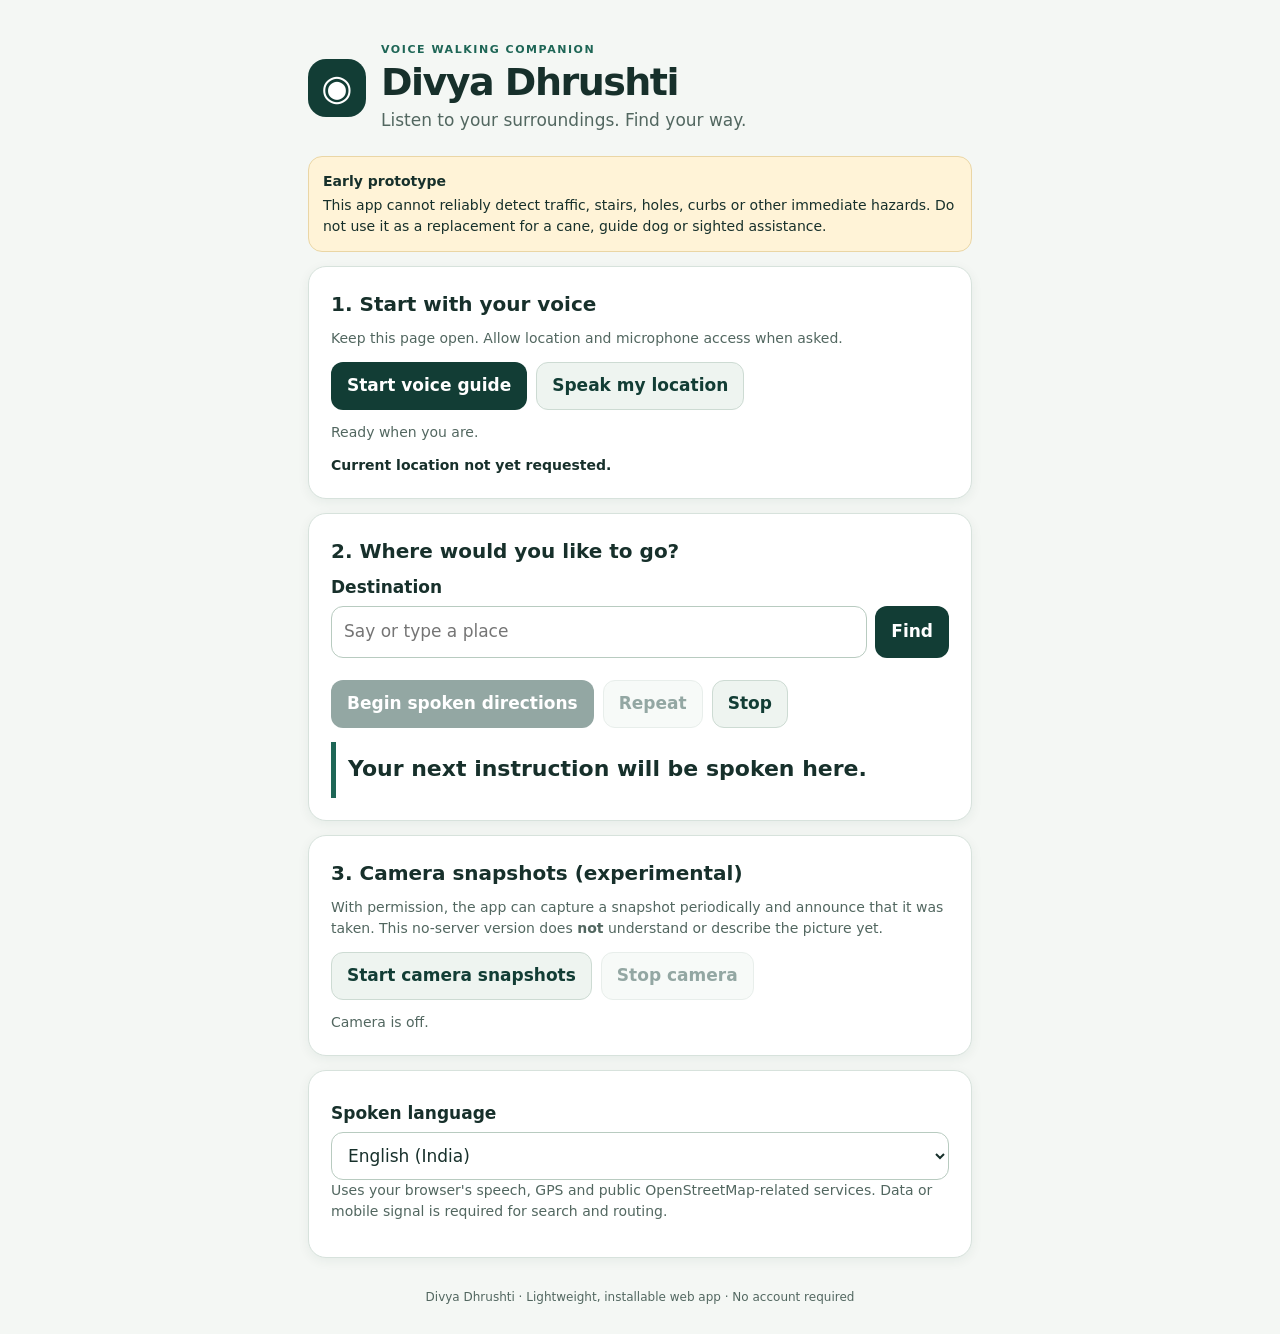
<file: index.html>
<!doctype html>
<html lang="en">
<head>
<meta charset="utf-8">
<meta name="viewport" content="width=device-width, initial-scale=1, viewport-fit=cover">
<meta name="theme-color" content="#123d35">
<meta name="description" content="A lightweight voice-first walking companion prototype.">
<link rel="manifest" href="./manifest.json">
<link rel="icon" href="./icon.svg" type="image/svg+xml">
<link rel="stylesheet" href="./styles.css">
<title>Divya Dhrushti — Voice Walking Companion</title>
</head>
<body>
<main class="app">
<header class="hero">
  <div class="mark" aria-hidden="true">◉</div>
  <div><p class="eyebrow">VOICE WALKING COMPANION</p><h1>Divya Dhrushti</h1><p class="subtitle">Listen to your surroundings. Find your way.</p></div>
</header>
<section class="notice" role="note"><strong>Early prototype</strong><span>This app cannot reliably detect traffic, stairs, holes, curbs or other immediate hazards. Do not use it as a replacement for a cane, guide dog or sighted assistance.</span></section>
<section class="panel">
  <h2>1. Start with your voice</h2>
  <p class="muted">Keep this page open. Allow location and microphone access when asked.</p>
  <div class="actions"><button id="startBtn" class="primary">Start voice guide</button><button id="locBtn" class="secondary">Speak my location</button></div>
  <p id="status" class="status" aria-live="polite">Ready when you are.</p>
  <p id="locationText" class="location" aria-live="polite">Current location not yet requested.</p>
</section>
<section class="panel">
  <h2>2. Where would you like to go?</h2>
  <form id="destinationForm">
    <label for="destination">Destination</label>
    <div class="searchrow"><input id="destination" name="destination" placeholder="Say or type a place" autocomplete="street-address"><button class="primary" type="submit">Find</button></div>
  </form>
  <div id="results" class="results" aria-live="polite"></div>
  <div id="routeSummary" class="route-summary" hidden></div>
  <div class="actions"><button id="beginRouteBtn" class="primary" disabled>Begin spoken directions</button><button id="repeatBtn" class="secondary" disabled>Repeat</button><button id="stopBtn" class="secondary">Stop</button></div>
  <p id="instruction" class="instruction" aria-live="assertive">Your next instruction will be spoken here.</p>
</section>
<section class="panel">
  <h2>3. Camera snapshots (experimental)</h2>
  <p class="muted">With permission, the app can capture a snapshot periodically and announce that it was taken. This no-server version does <strong>not</strong> understand or describe the picture yet.</p>
  <div class="actions"><button id="cameraBtn" class="secondary">Start camera snapshots</button><button id="cameraStopBtn" class="secondary" disabled>Stop camera</button></div>
  <video id="camera" playsinline muted hidden></video><canvas id="snapshot" hidden></canvas>
  <p id="cameraStatus" class="status" aria-live="polite">Camera is off.</p>
</section>
<section class="panel small">
  <label for="language">Spoken language</label>
  <select id="language"><option value="en-IN">English (India)</option><option value="hi-IN">हिन्दी</option><option value="kn-IN">ಕನ್ನಡ</option></select>
  <p class="muted">Uses your browser's speech, GPS and public OpenStreetMap-related services. Data or mobile signal is required for search and routing.</p>
</section>
<footer>Divya Dhrushti · Lightweight, installable web app · No account required</footer>
</main>
<script src="./app.js" defer></script>
</body>
</html>
</file>
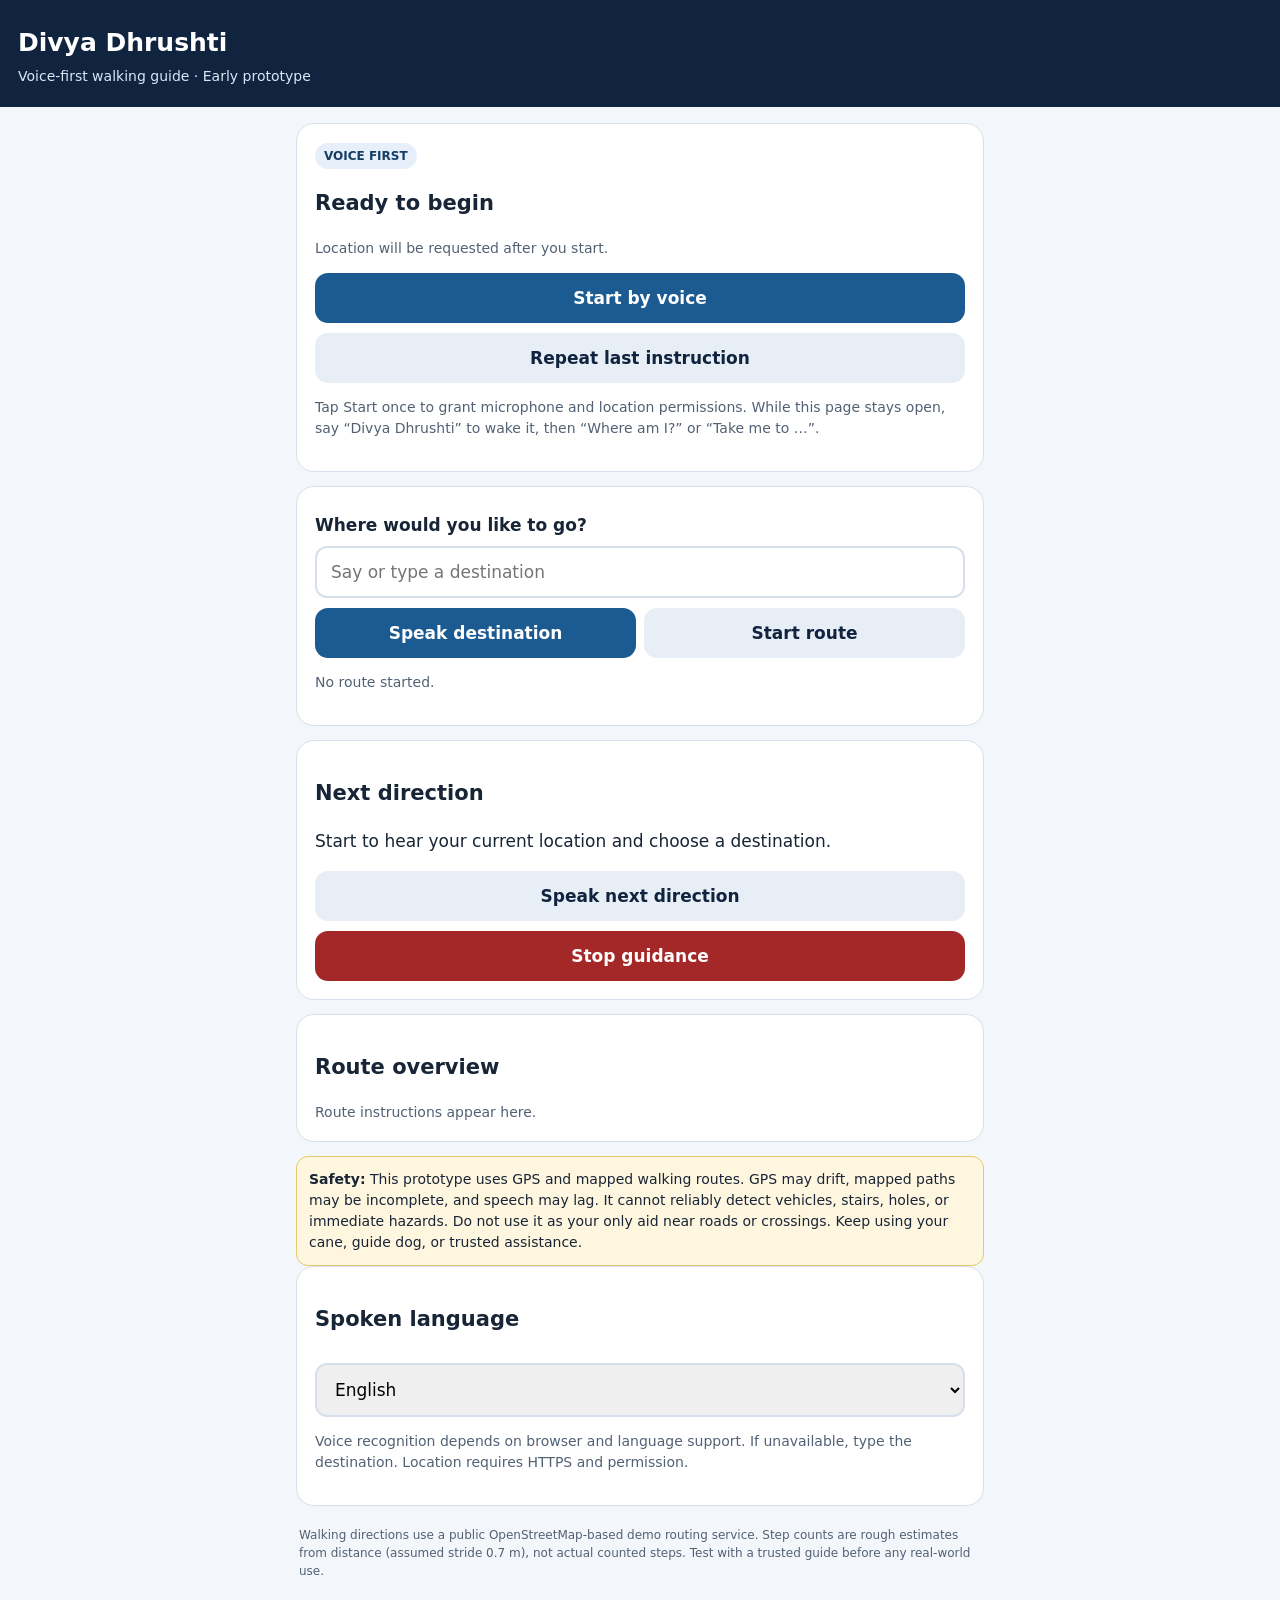
<file: navigation.html>
<!doctype html><html lang="en"><head><meta charset="utf-8"><meta name="viewport" content="width=device-width,initial-scale=1,maximum-scale=1,user-scalable=no"><meta name="theme-color" content="#10233f"><title>Divya Dhrushti — Voice Walking Guide</title><style>
:root{color-scheme:light;--navy:#10233f;--blue:#1c5b91;--bg:#f3f6fa;--ink:#182536;--muted:#526174;--line:#d7e0ea}*{box-sizing:border-box}body{margin:0;background:var(--bg);color:var(--ink);font:17px/1.5 system-ui,sans-serif}header{background:var(--navy);color:white;padding:24px 18px 20px}header h1{font-size:25px;margin:0 0 4px}header p{margin:0;color:#d9e7f6;font-size:14px}.wrap{max-width:720px;margin:auto;padding:16px}.card{background:white;border:1px solid var(--line);border-radius:18px;padding:18px;margin:0 0 14px}.status{font-weight:800;color:var(--blue)}.big{font-size:21px;font-weight:800;line-height:1.3}.muted{color:var(--muted);font-size:14px}.btn{display:block;width:100%;border:0;border-radius:13px;padding:15px 14px;font:700 17px system-ui;cursor:pointer;margin-top:10px;background:var(--blue);color:white}.btn.alt{background:#e8eef5;color:var(--navy)}.btn.stop{background:#a52828}.row{display:flex;gap:8px}.row>*{flex:1;min-width:0}input,select{width:100%;padding:14px;border:2px solid var(--line);border-radius:12px;font:17px system-ui;margin-top:8px}label{display:block;font-weight:700;margin-top:8px}.notice{background:#fff6df;border:1px solid #e7c76d;border-radius:12px;padding:12px;font-size:14px}.step{padding:12px 0;border-bottom:1px solid var(--line)}.step:last-child{border:0}.pill{display:inline-block;border-radius:99px;background:#e7f0fa;color:#153e65;padding:4px 9px;font-size:12px;font-weight:800}.footer{font-size:12px;color:var(--muted);padding:6px 3px 24px}</style></head><body>
<header><h1>Divya Dhrushti</h1><p>Voice-first walking guide · Early prototype</p></header><main class="wrap">
<section class="card"><span class="pill">VOICE FIRST</span><p class="big" id="status">Ready to begin</p><p id="location" class="muted">Location will be requested after you start.</p><button class="btn" id="start">Start by voice</button><button class="btn alt" id="repeat">Repeat last instruction</button><p class="muted">Tap Start once to grant microphone and location permissions. While this page stays open, say “Divya Dhrushti” to wake it, then “Where am I?” or “Take me to …”.</p></section>
<section class="card"><label for="destination">Where would you like to go?</label><input id="destination" placeholder="Say or type a destination" autocomplete="street-address"><div class="row"><button class="btn" id="speakDest">Speak destination</button><button class="btn alt" id="go">Start route</button></div><p class="muted" id="routeStatus">No route started.</p></section>
<section class="card"><p class="big">Next direction</p><p id="instruction" aria-live="polite">Start to hear your current location and choose a destination.</p><p id="progress" class="muted"></p><button class="btn alt" id="sayNext">Speak next direction</button><button class="btn stop" id="stop">Stop guidance</button></section>
<section class="card"><p class="big">Route overview</p><div id="steps" class="muted">Route instructions appear here.</div></section>
<section class="notice"><strong>Safety:</strong> This prototype uses GPS and mapped walking routes. GPS may drift, mapped paths may be incomplete, and speech may lag. It cannot reliably detect vehicles, stairs, holes, or immediate hazards. Do not use it as your only aid near roads or crossings. Keep using your cane, guide dog, or trusted assistance.</section>
<section class="card"><p class="big">Spoken language</p><select id="language"><option value="en-IN">English</option><option value="hi-IN">हिन्दी</option><option value="kn-IN">ಕನ್ನಡ</option></select><p class="muted">Voice recognition depends on browser and language support. If unavailable, type the destination. Location requires HTTPS and permission.</p></section>
<div class="footer">Walking directions use a public OpenStreetMap-based demo routing service. Step counts are rough estimates from distance (assumed stride 0.7 m), not actual counted steps. Test with a trusted guide before any real-world use.</div></main>
<script>
(()=>{const $=id=>document.getElementById(id);let pos=null,watchId=null,route=null,stepIndex=0,lastSpoken="",recognition=null,started=false,wakeMode=false;const lang=()=>$("language").value;
function speak(t){if(!t)return;lastSpoken=t;if(!("speechSynthesis"in window)){$("status").textContent="Speech output unavailable";return}speechSynthesis.cancel();const u=new SpeechSynthesisUtterance(t);u.lang=lang();u.rate=.9;u.onstart=()=>$("status").textContent="Speaking";u.onend=()=>$("status").textContent=route?"Guidance active":"Ready";u.onerror=()=>{$("status").textContent="Speech could not play; check phone audio"};speechSynthesis.speak(u)}
function steps(m){return Math.max(1,Math.round(m/.7))}
function dist(a,b){const R=6371000,r=x=>x*Math.PI/180,d1=r(b.lat-a.lat),d2=r(b.lon-a.lon),z=Math.sin(d1/2)**2+Math.cos(r(a.lat))*Math.cos(r(b.lat))*Math.sin(d2/2)**2;return 2*R*Math.asin(Math.sqrt(z))}
function onPos(p){pos={lat:p.coords.latitude,lon:p.coords.longitude,accuracy:p.coords.accuracy};$("location").textContent="GPS "+pos.lat.toFixed(5)+", "+pos.lon.toFixed(5)+" · accuracy ±"+Math.round(pos.accuracy)+" m";if(route)updateProgress()}
function locError(e){$("status").textContent="Location unavailable";speak(e.code===1?"Location permission denied. Allow location access in phone settings.":e.code===2?"GPS cannot find your location. Try an open area.":"GPS timed out. Please try again.")}
async function reverse(lat,lon){const r=await fetch("https://nominatim.openstreetmap.org/reverse?format=jsonv2&lat="+lat+"&lon="+lon,{headers:{"Accept-Language":lang()}});if(!r.ok)throw Error();const j=await r.json();return j.name||j.display_name||"an unmapped location"}
function startGPS(){if(!navigator.geolocation){speak("This browser does not support location services.");return}navigator.geolocation.getCurrentPosition(p=>{onPos(p);reverse(pos.lat,pos.lon).then(a=>speak("Hello. You are near "+a+". Where would you like to go? Say a destination or type it on screen.")).catch(()=>speak("Your location is available. Where would you like to go?"));if(watchId===null)watchId=navigator.geolocation.watchPosition(onPos,locError,{enableHighAccuracy:true,maximumAge:1000,timeout:15000})},locError,{enableHighAccuracy:true,maximumAge:0,timeout:20000})}
function setupVoice(){const SR=window.SpeechRecognition||window.webkitSpeechRecognition;if(!SR){$("routeStatus").textContent="Speech recognition unsupported; type your destination.";return}try{recognition=new SR();recognition.lang=lang();recognition.continuous=true;recognition.interimResults=false;recognition.onresult=e=>handleVoice(e.results[e.results.length-1][0].transcript.trim());recognition.onerror=e=>{if(e.error==="not-allowed")$("routeStatus").textContent="Microphone permission denied; type destination instead."};recognition.onend=()=>{if(started){try{recognition.lang=lang();recognition.start()}catch(_){}}};recognition.start()}catch(_){$("routeStatus").textContent="Voice unavailable; type destination instead."}}
function handleVoice(text){const t=text.toLowerCase();$("routeStatus").textContent="Heard: "+text;if(/divya drushti|divya drishti|divya drusti/.test(t)){wakeMode=true;speak("I am listening. Say where you want to go, or ask where you are.");return}if(/where am i|my location|current location|where are we/.test(t)){if(!pos){speak("I do not have your location yet.");startGPS();return}reverse(pos.lat,pos.lon).then(a=>speak("You appear to be at "+a+". GPS accuracy is about "+Math.round(pos.accuracy)+" metres.")).catch(()=>speak("Your GPS coordinates are "+pos.lat.toFixed(4)+", "+pos.lon.toFixed(4)));return}if(/repeat|say again/.test(t)){speak(lastSpoken||"No instruction to repeat yet");return}if(/stop guidance|stop navigation|cancel route/.test(t)){stopGuidance();return}if(/take me to|navigate to|go to|directions to/.test(t)){const q=text.replace(/.*?(take me to|navigate to|go to|directions to)/i,"").trim();if(q){$("destination").value=q;buildRoute()}else speak("Please say the destination after take me to");return}if(wakeMode||!route){$("destination").value=text;wakeMode=false;speak("I heard "+text+". Looking for that destination.");buildRoute()}else speak("Say Divya Dhrushti before a new request, or say repeat")}
async function geocode(q){const r=await fetch("https://nominatim.openstreetmap.org/search?format=jsonv2&limit=1&q="+encodeURIComponent(q),{headers:{"Accept-Language":lang()}});if(!r.ok)throw Error("Destination search is unavailable.");const a=await r.json();if(!a.length)throw Error("I could not find that destination. Try a nearby landmark, street, or full address.");return {lat:+a[0].lat,lon:+a[0].lon,name:a[0].name||a[0].display_name,address:a[0].display_name}}
function decode6(str){let i=0,lat=0,lon=0,out=[];while(i<str.length){let b,shift=0,result=0;do{b=str.charCodeAt(i++)-63;result|=(b&31)<<shift;shift+=5}while(b>=32);lat+=(result&1)?~(result>>1):(result>>1);shift=0;result=0;do{b=str.charCodeAt(i++)-63;result|=(b&31)<<shift;shift+=5}while(b>=32);lon+=(result&1)?~(result>>1):(result>>1);out.push([lon/1e6,lat/1e6])}return out}
async function buildRoute(){const q=$("destination").value.trim();if(!q){speak("Please tell me where you want to go.");return}if(!pos){speak("I need your current location first.");startGPS();return}try{$("status").textContent="Planning walking route";$("routeStatus").textContent="Searching for destination…";const dest=await geocode(q);const res=await fetch("https://valhalla1.openstreetmap.de/route",{method:"POST",headers:{"Content-Type":"application/json"},body:JSON.stringify({locations:[{lat:pos.lat,lon:pos.lon},{lat:dest.lat,lon:dest.lon}],costing:"pedestrian",units:"kilometers",directions_options:{units:"kilometers"}})});if(!res.ok)throw Error("The walking route service is unavailable. Try again later.");const data=await res.json();if(data.error||!data.trip||!data.trip.legs?.length)throw Error(data.error||"No walking route found. Try a nearby landmark.");const leg=data.trip.legs[0],shape=decode6(leg.shape);route={dest,shape,steps:leg.maneuvers.map(m=>({...m,loc:shape[Math.min(m.begin_shape_index||0,shape.length-1)]})),distanceKm:data.trip.summary.length,durationMin:data.trip.summary.time/60,lastAnnounced:-1};stepIndex=0;renderSteps();$("routeStatus").textContent="Route found · "+route.distanceKm.toFixed(1)+" km · about "+Math.round(route.durationMin)+" minutes. Destination: "+dest.name;$("instruction").textContent=describe(route.steps[0]);$("status").textContent="Guidance active";speak("Route ready. Destination "+dest.name+". About "+route.distanceKm.toFixed(1)+" kilometres. "+describe(route.steps[0])+". I will update directions using your GPS.");}catch(e){route=null;$("routeStatus").textContent=e.message||"Could not plan route.";speak(e.message||"I could not plan a walking route.")}}
function describe(s){const m=s.instruction||"Continue along the mapped path";const meters=(s.length||0)*1000;return m+". Continue for about "+steps(meters)+" steps, approximately "+Math.round(meters)+" metres."}
function renderSteps(){$("steps").innerHTML="";route.steps.slice(0,16).forEach((s,i)=>{const d=document.createElement("div");d.className="step";d.textContent=(i+1)+". "+describe(s);$("steps").appendChild(d)})}
function updateProgress(){if(!route||!pos)return;let best={d:Infinity,i:stepIndex};for(let i=Math.max(0,stepIndex);i<Math.min(route.steps.length,stepIndex+5);i++){const c=route.steps[i].loc;if(!c)continue;const d=dist(pos,{lat:c[1],lon:c[0]});if(d<best.d)best={d,i}}$("progress").textContent="Distance to next mapped instruction point: about "+Math.round(best.d)+" m · GPS accuracy ±"+Math.round(pos.accuracy)+" m";if(best.i>stepIndex&&best.d<30){stepIndex=best.i;$("instruction").textContent=describe(route.steps[stepIndex]);speak("Next direction. "+describe(route.steps[stepIndex]))}if(best.d<14&&route.lastAnnounced!==stepIndex){route.lastAnnounced=stepIndex;if(stepIndex<route.steps.length-1)speak("Approaching the next instruction. "+describe(route.steps[stepIndex+1]))}if(stepIndex===route.steps.length-1&&best.d<18){$("instruction").textContent="You appear to have reached the destination.";speak("You appear to have reached your destination. Please confirm your surroundings.");stopGuidance()}}
function stopGuidance(){route=null;if(watchId!==null){navigator.geolocation.clearWatch(watchId);watchId=null}if("speechSynthesis"in window)speechSynthesis.cancel();$("instruction").textContent="Guidance stopped.";$("status").textContent="Stopped";$("routeStatus").textContent="Guidance stopped. Press Start to begin again."}
$("start").onclick=()=>{started=true;setupVoice();startGPS()};$("go").onclick=buildRoute;$("speakDest").onclick=()=>{const SR=window.SpeechRecognition||window.webkitSpeechRecognition;if(!SR){speak("Voice input is unavailable. Type your destination.");return}try{const r=new SR();r.lang=lang();r.onresult=e=>{$("destination").value=e.results[0][0].transcript;buildRoute()};r.onerror=()=>speak("I did not hear a destination. Try again or type it.");speak("Please say your destination now.");r.start()}catch(_){speak("Please type your destination.")}};$("repeat").onclick=()=>speak(lastSpoken||"No instruction to repeat yet");$("sayNext").onclick=()=>speak($("instruction").textContent);$("stop").onclick=stopGuidance;$("language").onchange=()=>{if(recognition)try{recognition.stop()}catch(_){}speak("Spoken language changed.")};window.onbeforeunload=()=>{if(watchId!==null)navigator.geolocation.clearWatch(watchId);if(recognition)try{recognition.stop()}catch(_){}};
})();
</script></body></html>
</file>
<file: styles.css>
:root{color-scheme:light;--ink:#17302b;--green:#123d35;--green2:#1e6656;--paper:#f4f7f4;--line:#d7e2dc;--muted:#526760;--gold:#fff3d7}*{box-sizing:border-box}body{margin:0;background:var(--paper);color:var(--ink);font:17px/1.5 system-ui,-apple-system,BlinkMacSystemFont,"Segoe UI",sans-serif}.app{max-width:720px;margin:auto;padding:clamp(14px,4vw,28px);padding-bottom:calc(28px + env(safe-area-inset-bottom))}.hero{display:flex;gap:15px;align-items:center;padding:12px 0 22px}.mark{width:58px;height:58px;border-radius:18px;background:var(--green);color:#fff;display:grid;place-items:center;font-size:36px;flex:none}.eyebrow{margin:0;font-size:11px;font-weight:800;letter-spacing:.14em;color:var(--green2)}h1{font-size:clamp(28px,7vw,38px);line-height:1.1;margin:3px 0 5px;letter-spacing:-.04em}.subtitle{margin:0;color:var(--muted)}h2{font-size:20px;margin:0 0 9px}.notice{display:grid;gap:3px;background:var(--gold);border:1px solid #ead6a5;border-radius:14px;padding:14px;margin-bottom:14px;font-size:14px}.panel{background:#fff;border:1px solid var(--line);border-radius:18px;padding:18px;margin:14px 0;box-shadow:0 3px 12px #153d3510}.muted{font-size:14px;color:var(--muted);margin:0 0 13px}.actions{display:flex;flex-wrap:wrap;gap:9px;margin-top:12px}button,input,select{font:inherit}button{min-height:48px;border-radius:12px;padding:10px 15px;font-weight:750;border:1px solid transparent;touch-action:manipulation}.primary{background:var(--green);color:white}.secondary{background:#eef4f0;color:var(--green);border-color:#cddbd3}button:disabled{opacity:.45}.status,.location{font-size:14px;margin:12px 0 0;color:var(--muted)}.location{font-weight:650;color:var(--ink)}label{display:block;font-weight:700;margin:8px 0 6px}.searchrow{display:flex;gap:8px}input,select{width:100%;min-width:0;border:1px solid #b8cbc0;border-radius:12px;padding:12px;background:#fff;color:var(--ink)}.searchrow button{flex:none}.results{display:grid;gap:8px;margin-top:10px}.place{width:100%;text-align:left;background:#f7faf8;border:1px solid var(--line);color:var(--ink);font-weight:600}.place span{display:block;font-size:13px;font-weight:400;color:var(--muted)}.route-summary{font-size:14px;background:#eef4f0;border-radius:12px;padding:12px;margin-top:12px}.instruction{font-size:22px;line-height:1.35;font-weight:800;border-left:5px solid var(--green2);padding:12px;margin:14px 0 0;min-height:56px}video{width:100%;max-height:220px;object-fit:cover;border-radius:12px;margin-top:12px}.small{padding:14px}footer{text-align:center;color:var(--muted);font-size:12px;padding:16px 0 0}button:focus-visible,input:focus-visible,select:focus-visible{outline:3px solid #db9e34;outline-offset:2px}@media(min-width:560px){.app{padding-top:30px}.panel{padding:22px}}
</file>
